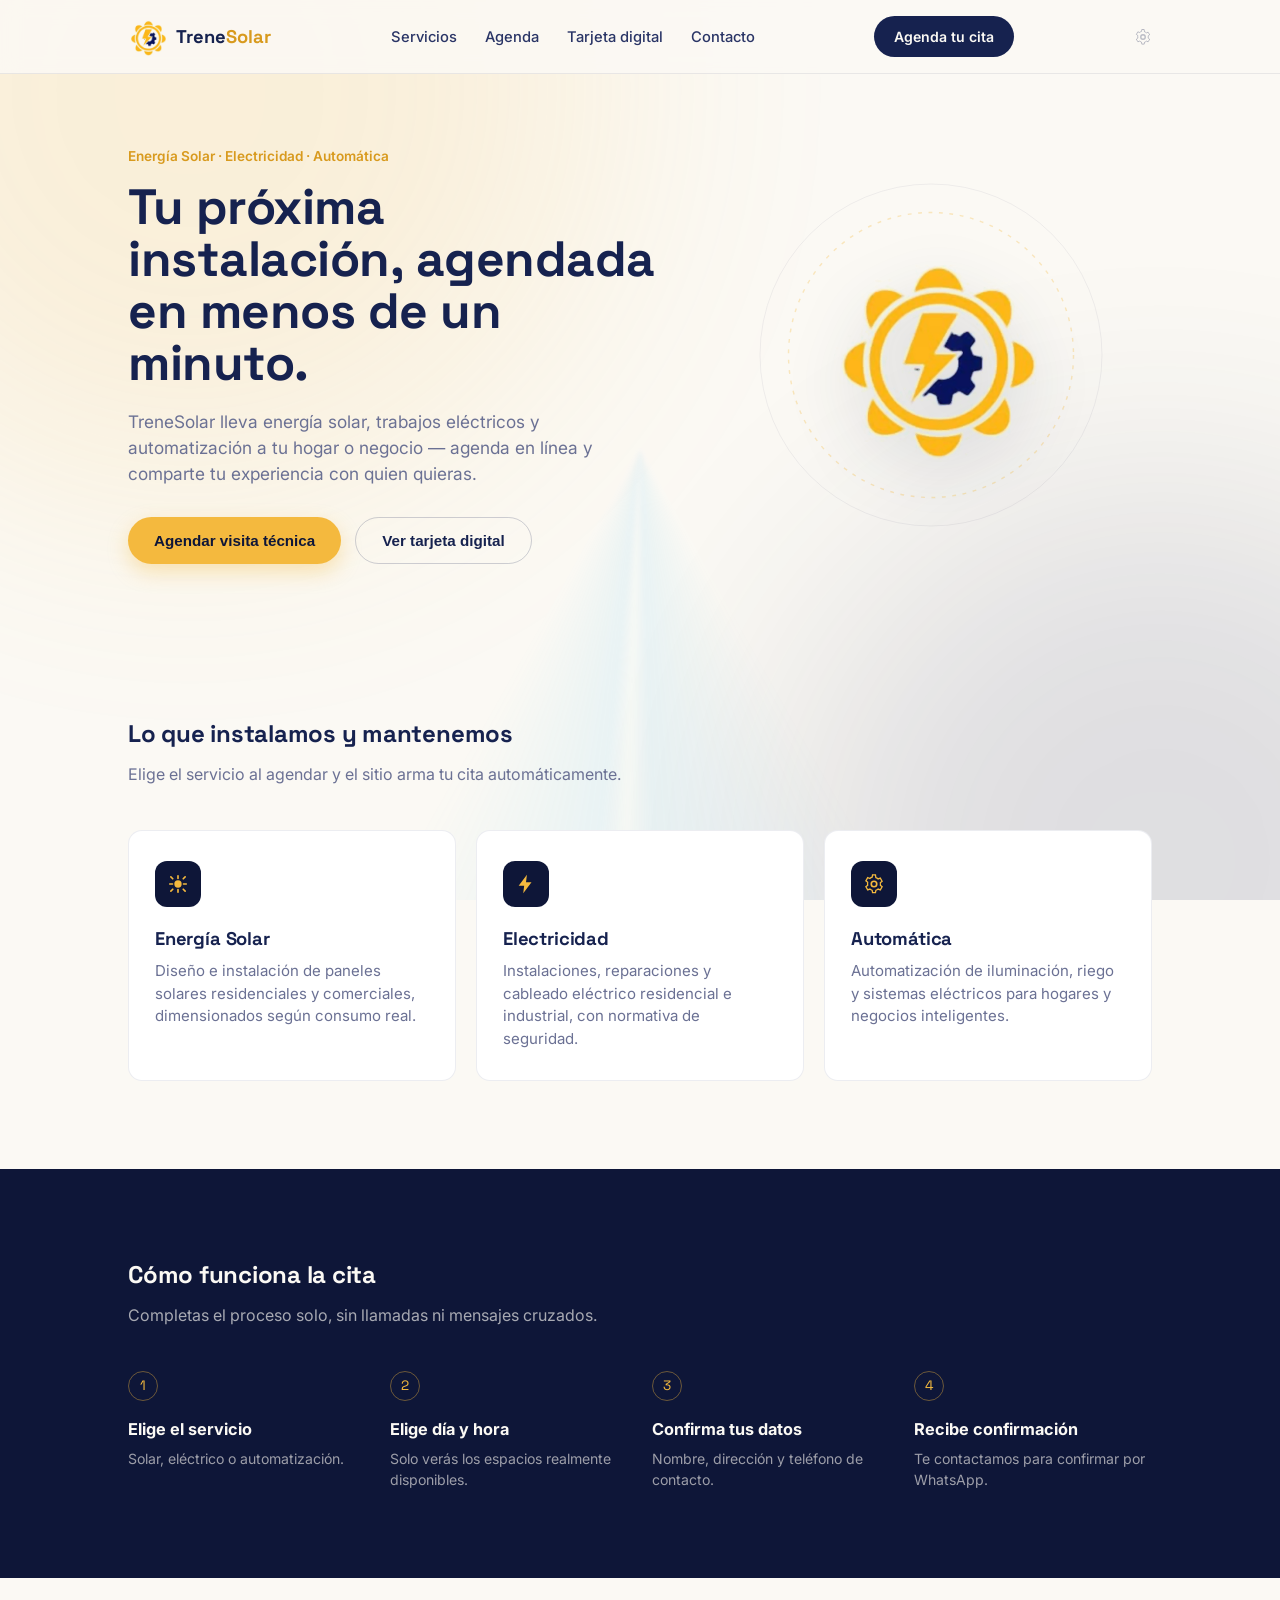
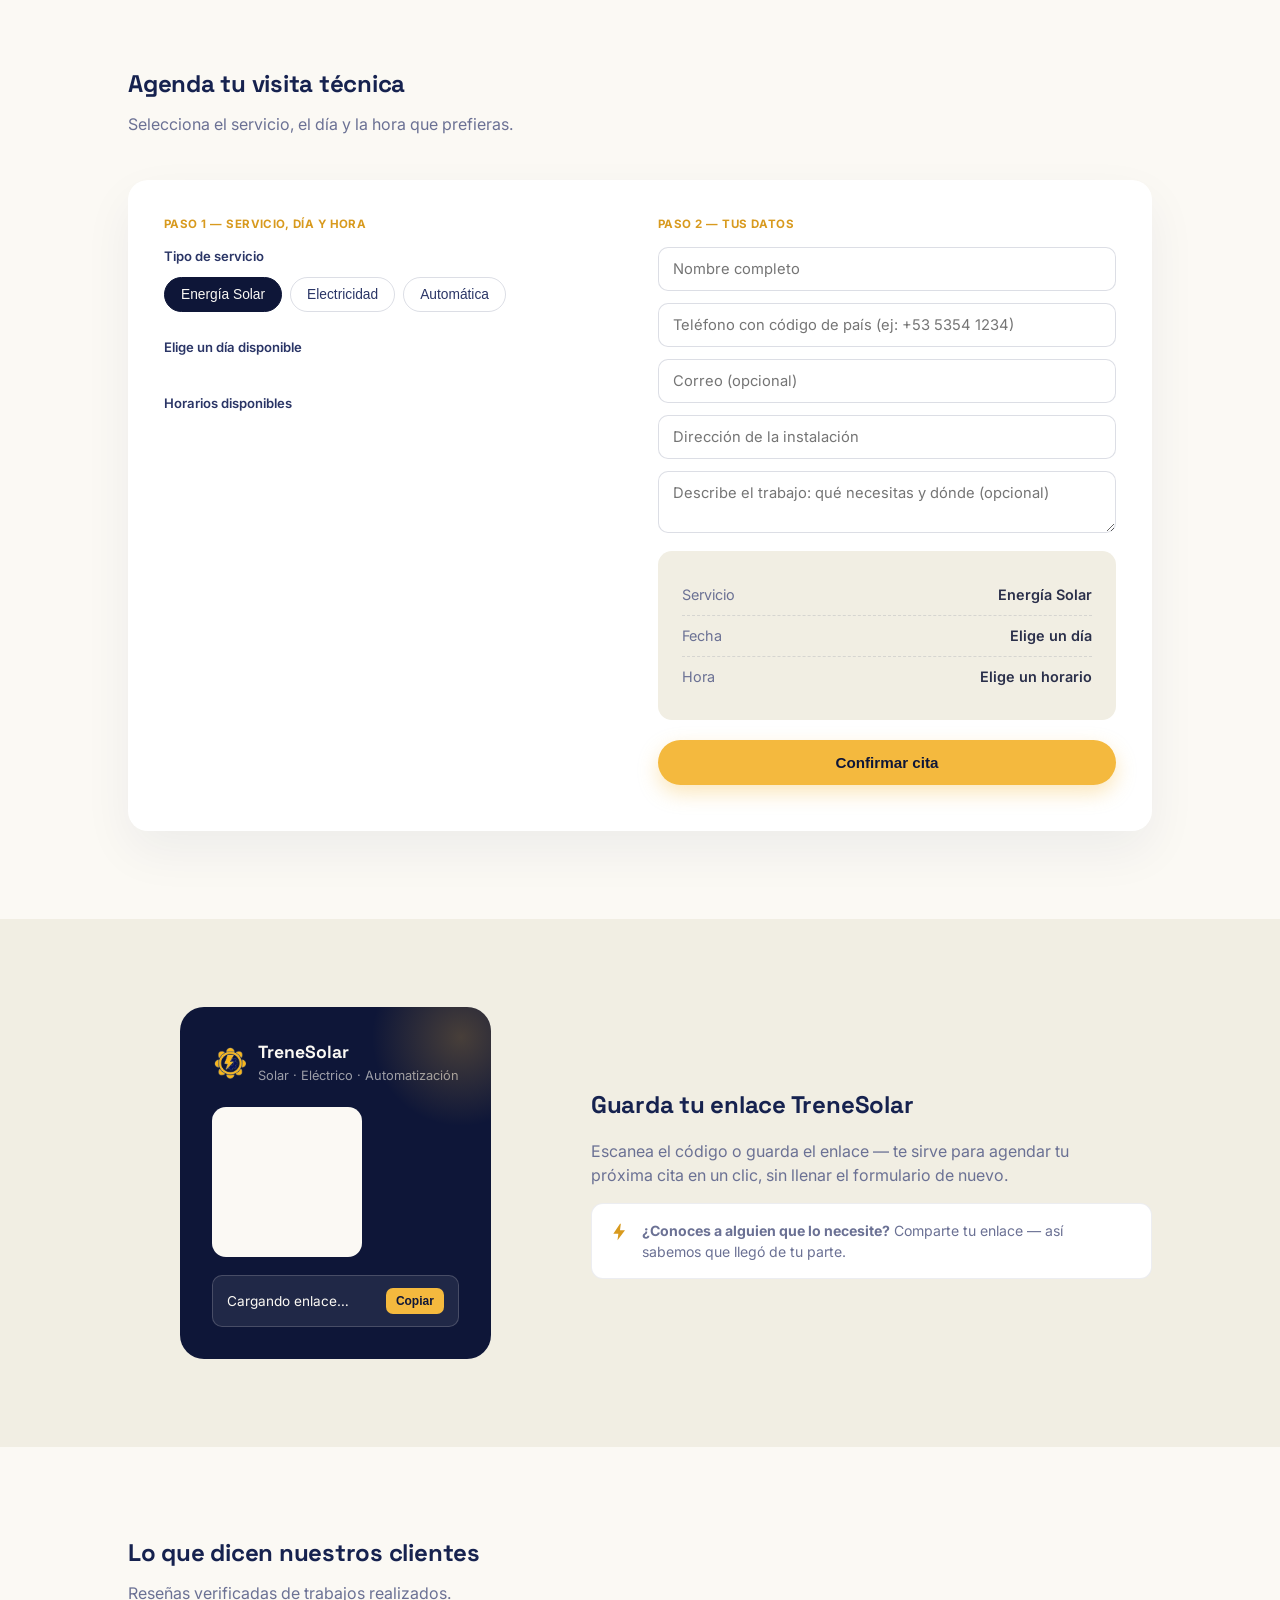
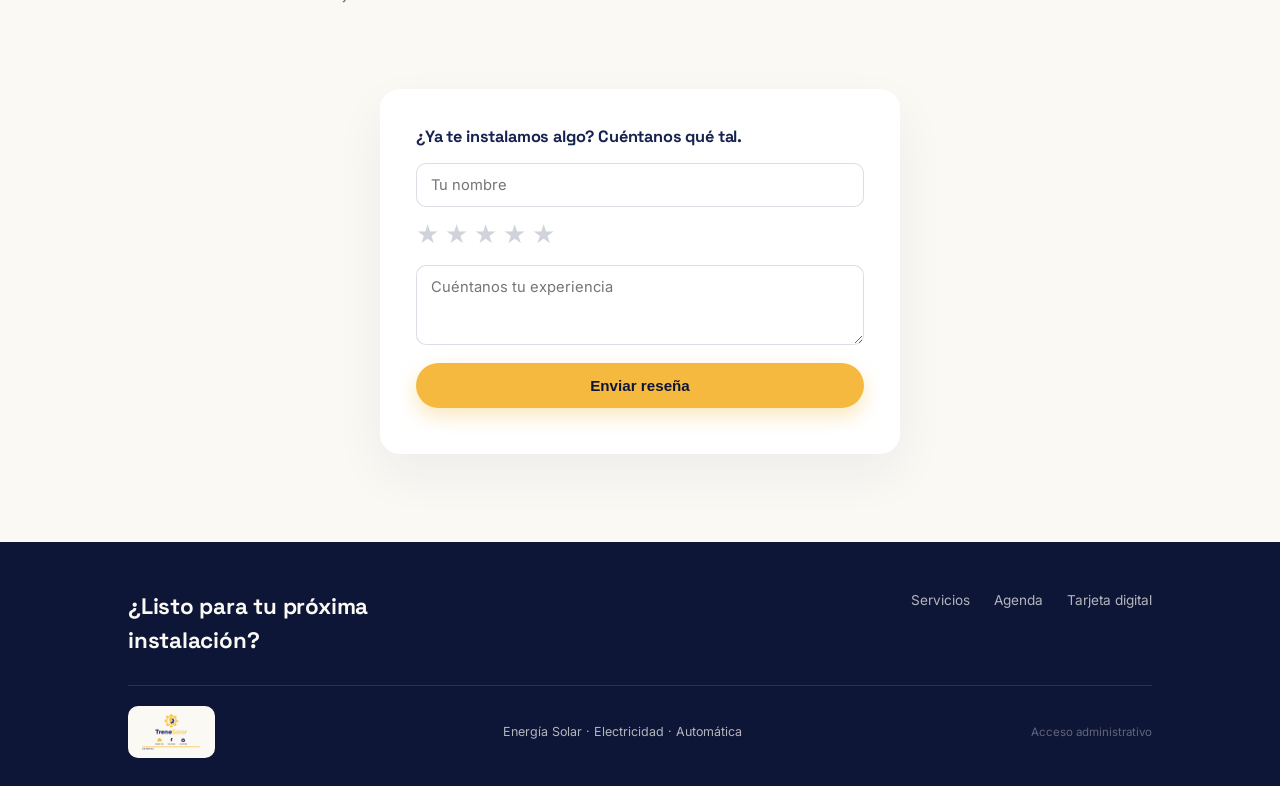
<file: index.html>
<!DOCTYPE html>
<html lang="es">
<head>
<meta charset="UTF-8">
<meta name="viewport" content="width=device-width, initial-scale=1.0">
<meta name="color-scheme" content="light">
<title>TreneSolar — Energía Solar, Electricidad y Automática</title>
<link rel="icon" href="img/logo-icon.png">
<link rel="preconnect" href="https://fonts.googleapis.com">
<link href="https://fonts.googleapis.com/css2?family=Space+Grotesk:wght@400;500;600;700&family=Inter:wght@400;500;600&display=swap" rel="stylesheet">
<link rel="stylesheet" href="css/styles.css?v=12">
</head>
<body>

<div class="bg-ambient"><span class="glow-gold"></span><span class="glow-navy"></span><span class="spark-sweep"></span></div>

<nav>
  <div class="nav-inner">
    <div class="brand">
      <img class="brand-mark" src="img/logo-icon.png" alt="TreneSolar">
      <div class="brand-name">Trene<span>Solar</span></div>
    </div>
    <div class="nav-links">
      <a href="#servicios">Servicios</a>
      <a href="#agenda">Agenda</a>
      <a href="#tarjeta">Tarjeta digital</a>
      <a href="#contacto">Contacto</a>
    </div>
    <a href="#agenda" class="nav-cta">Agenda tu cita</a>
    <a href="admin.html" class="nav-admin" title="Acceso administrativo" aria-label="Acceso administrativo">
      <svg width="18" height="18" viewBox="0 0 24 24" fill="none"><circle cx="12" cy="12" r="3" stroke="currentColor" stroke-width="1.8"/><path d="M19 12a7 7 0 0 0-.15-1.45l2-1.5-2-3.46-2.36.9a7 7 0 0 0-2.5-1.45L13.6 2h-3.2l-.4 2.54a7 7 0 0 0-2.5 1.45l-2.36-.9-2 3.46 2 1.5A7 7 0 0 0 5 12c0 .5.05 1 .15 1.45l-2 1.5 2 3.46 2.36-.9c.73.63 1.58 1.13 2.5 1.45l.4 2.54h3.2l.4-2.54a7 7 0 0 0 2.5-1.45l2.36.9 2-3.46-2-1.5c.1-.45.13-.95.13-1.45Z" stroke="currentColor" stroke-width="1.3"/></svg>
    </a>
  </div>
</nav>

<section class="hero">
  <div class="wrap hero-grid">
    <div>
      <div class="eyebrow">Energía Solar · Electricidad · Automática</div>
      <h1>Tu próxima instalación, agendada en menos de un minuto.</h1>
      <p>TreneSolar lleva energía solar, trabajos eléctricos y automatización a tu hogar o negocio — agenda en línea y comparte tu experiencia con quien quieras.</p>
      <div class="btn-row">
        <button class="btn btn-primary" onclick="document.getElementById('agenda').scrollIntoView({behavior:'smooth'})">Agendar visita técnica</button>
        <button class="btn btn-ghost" onclick="document.getElementById('tarjeta').scrollIntoView({behavior:'smooth'})">Ver tarjeta digital</button>
      </div>
      <div class="trust-line" id="trustLine" style="display:none;"></div>
    </div>
    <div class="hero-mark-wrap">
      <svg class="hero-rings" viewBox="0 0 400 400">
        <circle cx="200" cy="200" r="180" fill="none" stroke="rgba(22,34,79,0.06)" stroke-width="1"/>
        <circle cx="200" cy="200" r="150" fill="none" stroke="rgba(244,185,62,0.3)" stroke-width="1.5" stroke-dasharray="4 7"/>
      </svg>
      <img class="hero-logo" src="img/logo-icon.png" alt="TreneSolar — Energía Solar, Electricidad, Automática">
    </div>
  </div>
</section>

<section id="servicios">
  <div class="wrap">
    <div class="services-head">
      <h2>Lo que instalamos y mantenemos</h2>
      <p>Elige el servicio al agendar y el sitio arma tu cita automáticamente.</p>
    </div>
    <div class="service-grid">
      <div class="service-card">
        <div class="service-icon"><svg width="22" height="22" viewBox="0 0 24 24" fill="none"><path d="M12 3v3M12 18v3M4.2 4.2l2.1 2.1M17.7 17.7l2.1 2.1M3 12h3M18 12h3M4.2 19.8l2.1-2.1M17.7 6.3l2.1-2.1" stroke="var(--gold)" stroke-width="1.8" stroke-linecap="round"/><circle cx="12" cy="12" r="4" fill="var(--gold)"/></svg></div>
        <h3>Energía Solar</h3>
        <p>Diseño e instalación de paneles solares residenciales y comerciales, dimensionados según consumo real.</p>
      </div>
      <div class="service-card">
        <div class="service-icon"><svg width="22" height="22" viewBox="0 0 24 24" fill="none"><path d="M13 2 4 14h6l-1 8 9-12h-6l1-8Z" fill="var(--gold)"/></svg></div>
        <h3>Electricidad</h3>
        <p>Instalaciones, reparaciones y cableado eléctrico residencial e industrial, con normativa de seguridad.</p>
      </div>
      <div class="service-card">
        <div class="service-icon"><svg width="22" height="22" viewBox="0 0 24 24" fill="none"><circle cx="12" cy="12" r="3" stroke="var(--gold)" stroke-width="1.8"/><path d="M19 12a7 7 0 0 0-.15-1.45l2-1.5-2-3.46-2.36.9a7 7 0 0 0-2.5-1.45L13.6 2h-3.2l-.4 2.54a7 7 0 0 0-2.5 1.45l-2.36-.9-2 3.46 2 1.5A7 7 0 0 0 5 12c0 .5.05 1 .15 1.45l-2 1.5 2 3.46 2.36-.9c.73.63 1.58 1.13 2.5 1.45l.4 2.54h3.2l.4-2.54a7 7 0 0 0 2.5-1.45l2.36.9 2-3.46-2-1.5c.1-.45.13-.95.13-1.45Z" stroke="var(--gold)" stroke-width="1.4"/></svg></div>
        <h3>Automática</h3>
        <p>Automatización de iluminación, riego y sistemas eléctricos para hogares y negocios inteligentes.</p>
      </div>
    </div>
  </div>
</section>

<section class="how">
  <div class="wrap">
    <div class="services-head">
      <h2>Cómo funciona la cita</h2>
      <p>Completas el proceso solo, sin llamadas ni mensajes cruzados.</p>
    </div>
    <div class="steps">
      <div class="step"><div class="step-num">1</div><h4>Elige el servicio</h4><p>Solar, eléctrico o automatización.</p></div>
      <div class="step"><div class="step-num">2</div><h4>Elige día y hora</h4><p>Solo verás los espacios realmente disponibles.</p></div>
      <div class="step"><div class="step-num">3</div><h4>Confirma tus datos</h4><p>Nombre, dirección y teléfono de contacto.</p></div>
      <div class="step"><div class="step-num">4</div><h4>Recibe confirmación</h4><p>Te contactamos para confirmar por WhatsApp.</p></div>
    </div>
  </div>
</section>

<section id="agenda">
  <div class="wrap">
    <div class="services-head">
      <h2>Agenda tu visita técnica</h2>
      <p>Selecciona el servicio, el día y la hora que prefieras.</p>
    </div>
    <div class="booking-panel">
      <div>
        <span class="booking-step">Paso 1 — Servicio, día y hora</span>
        <span class="field-label">Tipo de servicio</span>
        <div class="service-pills" id="servicePills">
          <button class="pill active" data-service="solar">Energía Solar</button>
          <button class="pill" data-service="electricidad">Electricidad</button>
          <button class="pill" data-service="automatica">Automática</button>
        </div>
        <span class="field-label">Elige un día disponible</span>
        <div class="calendar-month" id="calendarMonthLabel"></div>
        <div class="day-grid" id="dayGrid"></div>
        <span class="field-label">Horarios disponibles</span>
        <div class="slot-grid" id="slotGrid"></div>
      </div>
      <div>
        <span class="booking-step">Paso 2 — Tus datos</span>
        <input class="input" id="clientName" name="name" autocomplete="name" placeholder="Nombre completo" required>
        <input class="input" id="clientPhone" name="phone" type="tel" autocomplete="tel" inputmode="tel" placeholder="Teléfono con código de país (ej: +53 5354 1234)" required>
        <input class="input" id="clientEmail" name="email" type="email" autocomplete="email" placeholder="Correo (opcional)">
        <input class="input" id="clientAddress" name="address" autocomplete="street-address" placeholder="Dirección de la instalación" required>
        <textarea class="input" id="clientNotes" placeholder="Describe el trabajo: qué necesitas y dónde (opcional)" rows="2"></textarea>

        <div class="booking-summary">
          <div class="summary-line"><span class="summary-label">Servicio</span><span class="summary-value" id="sumService">Energía Solar</span></div>
          <div class="summary-line"><span class="summary-label">Fecha</span><span class="summary-value" id="sumDate">Elige un día</span></div>
          <div class="summary-line"><span class="summary-label">Hora</span><span class="summary-value" id="sumSlot">Elige un horario</span></div>
        </div>
        <button class="btn btn-primary confirm-btn" id="confirmBtn">Confirmar cita</button>
        <div class="form-msg" id="bookingMsg"></div>
      </div>
    </div>
  </div>
</section>

<section id="tarjeta" class="card-section">
  <div class="wrap card-grid">
    <div class="vcard">
      <div class="vcard-top">
        <img src="img/logo-icon.png" alt="TreneSolar" style="width:34px; height:34px; object-fit:contain;">
        <div>
          <div class="vcard-name">TreneSolar</div>
          <div class="vcard-role">Solar · Eléctrico · Automatización</div>
        </div>
      </div>
      <div class="qr-box" id="qrBox"></div>
      <div class="vcard-link">
        <span id="cardUrl">Cargando enlace…</span>
        <button class="copy-btn" id="copyBtn">Copiar</button>
      </div>
    </div>
    <div class="card-copy">
      <h2>Guarda tu enlace TreneSolar</h2>
      <p>Escanea el código o guarda el enlace — te sirve para agendar tu próxima cita en un clic, sin llenar el formulario de nuevo.</p>
      <div class="referral-note">
        <svg width="20" height="20" viewBox="0 0 24 24" fill="none" style="flex-shrink:0; margin-top:2px;"><path d="M12 2 4 14h6l-1 8 9-12h-6l1-8Z" fill="var(--gold-deep)"/></svg>
        <p><strong>¿Conoces a alguien que lo necesite?</strong> Comparte tu enlace — así sabemos que llegó de tu parte.</p>
      </div>
    </div>
  </div>
</section>

<section id="resenas">
  <div class="wrap">
    <div class="services-head">
      <h2>Lo que dicen nuestros clientes</h2>
      <p>Reseñas verificadas de trabajos realizados.</p>
    </div>
    <div class="testi-grid" id="reviewsGrid"></div>

    <div class="review-form">
      <h3 style="margin-bottom:14px; font-size:1.02rem;">¿Ya te instalamos algo? Cuéntanos qué tal.</h3>
      <input class="input" id="reviewName" name="name" autocomplete="name" placeholder="Tu nombre">
      <div class="star-picker" id="starPicker">
        <button data-star="1">★</button><button data-star="2">★</button><button data-star="3">★</button><button data-star="4">★</button><button data-star="5">★</button>
      </div>
      <textarea class="input" id="reviewComment" placeholder="Cuéntanos tu experiencia" rows="3"></textarea>
      <button class="btn btn-primary" id="submitReviewBtn" style="width:100%; justify-content:center;">Enviar reseña</button>
      <div class="form-msg" id="reviewMsg"></div>
    </div>
  </div>
</section>

<footer id="contacto">
  <div class="wrap">
    <div class="footer-inner">
      <div class="foot-cta"><h3>¿Listo para tu próxima instalación?</h3></div>
      <div class="foot-links">
        <a href="#servicios">Servicios</a>
        <a href="#agenda">Agenda</a>
        <a href="#tarjeta">Tarjeta digital</a>
      </div>
    </div>
    <div class="foot-bottom">
      <img class="foot-logo" src="img/logo-full.png" alt="TreneSolar — Energía Solar, Electricidad, Automática — 52180433">
      <span>Energía Solar · Electricidad · Automática</span>
      <a href="admin.html" style="font-size:0.72rem; color:rgba(251,249,244,0.35);">Acceso administrativo</a>
    </div>
  </div>
</footer>

<script type="module" src="js/site.js?v=12"></script>
</body>
</html>
</file>
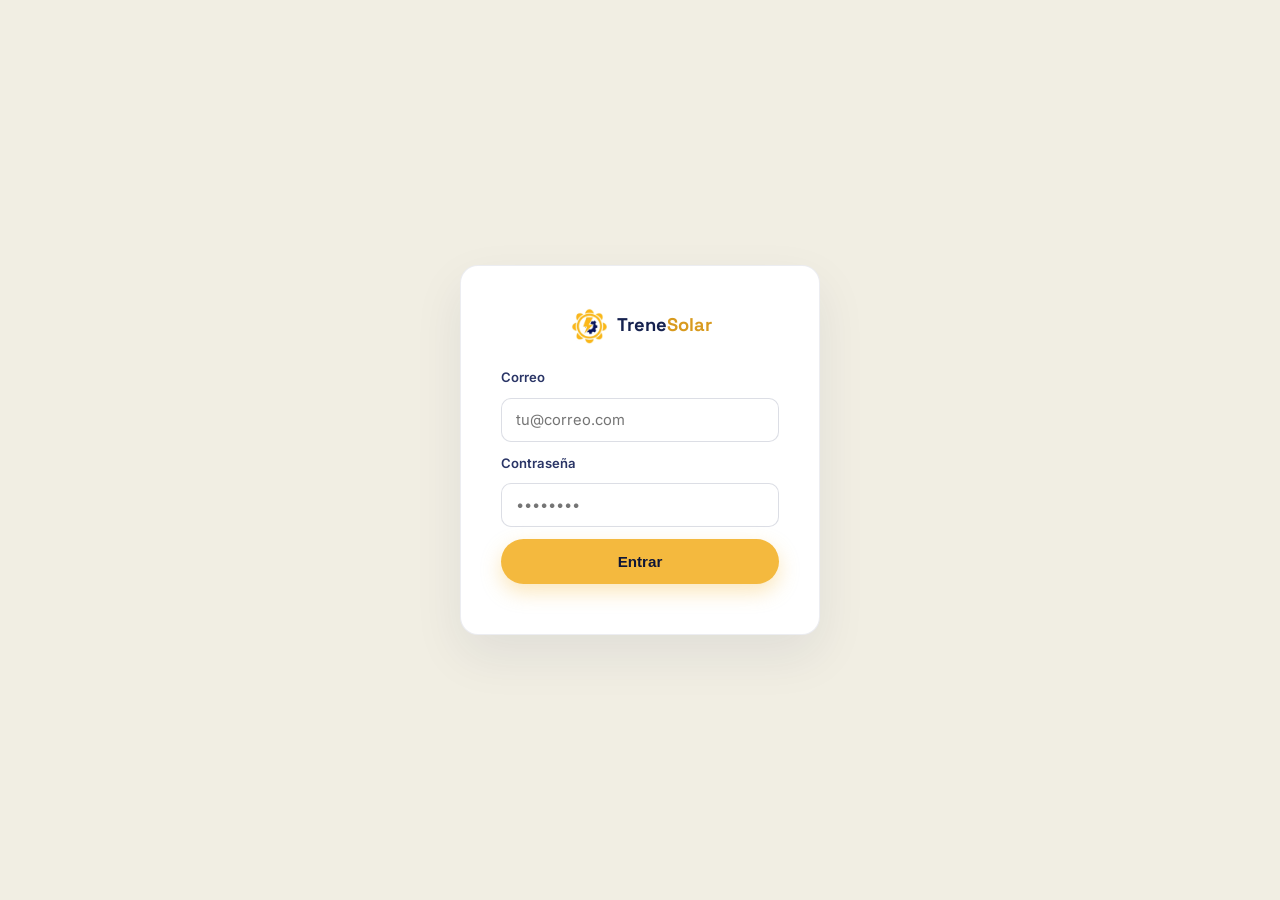
<file: admin.html>
<!DOCTYPE html>
<html lang="es">
<head>
<meta charset="UTF-8">
<meta name="viewport" content="width=device-width, initial-scale=1.0">
<meta name="color-scheme" content="light">
<title>Panel TreneSolar</title>
<link rel="icon" href="img/logo-icon.png">
<link rel="preconnect" href="https://fonts.googleapis.com">
<link href="https://fonts.googleapis.com/css2?family=Space+Grotesk:wght@400;500;600;700&family=Inter:wght@400;500;600&display=swap" rel="stylesheet">
<link rel="stylesheet" href="css/styles.css?v=12">
</head>
<body class="admin-body">

<!-- LOGIN -->
<div class="login-wrap" id="loginView">
  <div class="login-card">
    <div class="brand">
      <img class="brand-mark" src="img/logo-icon.png" alt="TreneSolar">
      <div class="brand-name">Trene<span>Solar</span></div>
    </div>
    <span class="field-label">Correo</span>
    <input class="input" id="loginEmail" type="email" placeholder="tu@correo.com">
    <span class="field-label">Contraseña</span>
    <input class="input" id="loginPassword" type="password" placeholder="••••••••">
    <button class="btn btn-primary" id="loginBtn" style="width:100%; justify-content:center;">Entrar</button>
    <div class="form-msg" id="loginMsg"></div>
  </div>
</div>

<!-- DASHBOARD -->
<div class="admin-shell" id="dashboardView" style="display:none;">
  <aside class="admin-side">
    <div class="brand">
      <img class="brand-mark" src="img/logo-icon.png" alt="TreneSolar">
      <div class="brand-name">Trene<span>Solar</span></div>
    </div>
    <a href="index.html" class="admin-back">← Ver sitio principal</a>
    <nav class="admin-nav">
      <a data-tab="resumen" class="active">Resumen</a>
      <a data-tab="citas">Citas</a>
      <a data-tab="clientes">Clientes</a>
      <a data-tab="agenda">Bloquear agenda</a>
      <a data-tab="resenas">Reseñas</a>
      <a data-tab="config">Configuración</a>
      <a id="logoutBtn" style="margin-top:24px;">Cerrar sesión</a>
    </nav>
  </aside>

  <main class="admin-main">

    <!-- RESUMEN / ESTADÍSTICAS -->
    <section id="tab-resumen">
      <h2 style="margin-bottom:22px;">Resumen</h2>
      <div class="stat-grid">
        <div class="stat-card"><div class="num" id="statCompletados">—</div><div class="label">Trabajos completados</div></div>
        <div class="stat-card"><div class="num" id="statActivas">—</div><div class="label">Citas activas</div></div>
        <div class="stat-card"><div class="num" id="statCalificacion">—</div><div class="label">Calificación promedio</div></div>
        <div class="stat-card"><div class="num" id="statReferidos">—</div><div class="label">Clientes por referido</div></div>
      </div>
      <div class="panel">
        <h3>Próximas citas</h3>
        <table id="tablaProximas"><thead><tr><th>Fecha</th><th>Hora</th><th>Servicio</th><th>Cliente</th><th>Estado</th></tr></thead><tbody></tbody></table>
      </div>
    </section>

    <!-- CITAS -->
    <section id="tab-citas" style="display:none;">
      <h2 style="margin-bottom:22px;">Citas</h2>
      <div class="panel">
        <table id="tablaCitas">
          <thead><tr><th>Fecha</th><th>Hora</th><th>Servicio</th><th>Cliente</th><th>Teléfono</th><th>Estado</th><th>Acciones</th></tr></thead>
          <tbody></tbody>
        </table>
      </div>
    </section>

    <!-- CLIENTES -->
    <section id="tab-clientes" style="display:none;">
      <h2 style="margin-bottom:22px;">Clientes</h2>
      <div class="panel">
        <table id="tablaClientes">
          <thead><tr><th>Nombre</th><th>Teléfono</th><th>Correo</th><th>Dirección</th><th>Notas</th></tr></thead>
          <tbody></tbody>
        </table>
      </div>
    </section>

    <!-- BLOQUEAR AGENDA -->
    <section id="tab-agenda" style="display:none;">
      <h2 style="margin-bottom:22px;">Bloquear agenda</h2>
      <div class="panel" style="max-width:420px;">
        <span class="field-label">Fecha a bloquear</span>
        <input class="input" id="blockDate" type="date">
        <span class="field-label">Hora (opcional — vacío bloquea el día completo)</span>
        <input class="input" id="blockTime" type="time">
        <span class="field-label">Motivo (opcional)</span>
        <input class="input" id="blockReason" placeholder="Ej: mantenimiento de vehículo">
        <button class="btn btn-primary" id="addBlockBtn" style="width:100%; justify-content:center;">Bloquear</button>
      </div>
      <div class="panel">
        <h3>Bloqueos activos</h3>
        <table id="tablaBloqueos"><thead><tr><th>Fecha</th><th>Hora</th><th>Motivo</th><th></th></tr></thead><tbody></tbody></table>
      </div>
    </section>

    <!-- RESEÑAS -->
    <section id="tab-resenas" style="display:none;">
      <h2 style="margin-bottom:22px;">Reseñas</h2>
      <div class="panel">
        <h3>Pendientes de aprobación</h3>
        <table id="tablaResenasPendientes"><thead><tr><th>Cliente</th><th>Calificación</th><th>Comentario</th><th>Acciones</th></tr></thead><tbody></tbody></table>
      </div>
      <div class="panel">
        <h3>Publicadas en el sitio</h3>
        <table id="tablaResenasAprobadas"><thead><tr><th>Cliente</th><th>Calificación</th><th>Comentario</th><th></th></tr></thead><tbody></tbody></table>
      </div>
    </section>

    <!-- CONFIGURACIÓN -->
    <section id="tab-config" style="display:none;">
      <h2 style="margin-bottom:22px;">Configuración</h2>
      <div class="panel" style="max-width:420px;">
        <h3>Aviso de citas por WhatsApp</h3>
        <span class="field-label">Tu número de WhatsApp (con código de país, solo dígitos)</span>
        <input class="input" id="cfgPhone" placeholder="Ej: 5353578768">
        <span class="field-label">APIKEY de CallMeBot</span>
        <input class="input" id="cfgApikey" placeholder="Ej: 7165605">
        <button class="btn btn-primary" id="saveConfigBtn" style="width:100%; justify-content:center;">Guardar</button>
        <div class="form-msg" id="configMsg"></div>
      </div>
      <div class="panel" style="max-width:420px;">
        <h3>Aviso por Telegram</h3>
        <p style="font-size:0.85rem; color:var(--text-muted); margin-bottom:14px;">
          Gratis e ilimitado. Crea un bot con <strong>@BotFather</strong> en
          Telegram (envíale <code>/newbot</code> y sigue las instrucciones),
          copia el token. Luego escríbele cualquier mensaje a tu bot nuevo y
          entra a
          <code>https://api.telegram.org/bot&lt;TOKEN&gt;/getUpdates</code>
          para encontrar tu <code>chat_id</code>.
        </p>
        <span class="field-label">Token del bot</span>
        <input class="input" id="cfgTelegramToken" placeholder="123456:ABC-...">
        <span class="field-label">Tu Chat ID</span>
        <input class="input" id="cfgTelegramChatId" placeholder="Ej: 987654321">
        <button class="btn btn-primary" id="saveTelegramConfigBtn" style="width:100%; justify-content:center;">Guardar</button>
        <div class="form-msg" id="telegramConfigMsg"></div>
      </div>
      <div class="panel" style="max-width:420px;">
        <h3>Aviso de citas por correo</h3>
        <p style="font-size:0.85rem; color:var(--text-muted); margin-bottom:14px;">
          Gratis con Resend (3,000 correos/mes). Crea una cuenta en
          <strong>resend.com</strong> con el correo del dueño del negocio,
          confirma tu correo, y genera una API Key desde su panel — no hace
          falta dominio propio.
        </p>
        <span class="field-label">Correo del dueño (donde llegan los avisos)</span>
        <input class="input" id="cfgEmail" placeholder="dueño@correo.com">
        <span class="field-label">API Key de Resend</span>
        <input class="input" id="cfgResendKey" placeholder="re_xxxxxxxxxxxx">
        <button class="btn btn-primary" id="saveEmailConfigBtn" style="width:100%; justify-content:center;">Guardar</button>
        <div class="form-msg" id="emailConfigMsg"></div>
      </div>
    </section>

  </main>
</div>

<script type="module" src="js/admin.js?v=12"></script>
</body>
</html>
</file>
<file: css/styles.css>
:root{
  --navy: #16224F;
  --navy-deep: #0E1638;
  --navy-soft: #2A3566;
  --gold: #F4B93E;
  --gold-deep: #D89A1E;
  --paper: #FBF9F4;
  --paper-dim: #F1EEE3;
  --text: #2A2F4A;
  --text-muted: #6B7194;
  --danger: #C4453A;
  --success: #2E8B57;
  --radius: 14px;
}
*{box-sizing:border-box; margin:0; padding:0;}
html{ scroll-behavior:smooth; background:var(--paper); color-scheme:light; }
body{
  color: var(--text);
  font-family:'Inter', sans-serif;
  line-height:1.5;
  overflow-x:hidden;
  position:relative;
}
h1,h2,h3,.display{ font-family:'Space Grotesk', sans-serif; color:var(--navy); letter-spacing:-0.01em; }
a{ color:inherit; text-decoration:none; }
.wrap{ max-width:1080px; margin:0 auto; padding:0 28px; }
section{ padding:88px 0; }
@media (max-width:720px){ section{padding:56px 0;} .wrap{padding:0 20px;} }
@media (max-width:420px){ .wrap{padding:0 16px;} }

/* Fondo ambiental animado, sutil */
.bg-ambient{ position:fixed; inset:0; z-index:-1; overflow:hidden; pointer-events:none; }
.bg-ambient span{ position:absolute; border-radius:50%; filter:blur(130px); }
.bg-ambient .glow-gold{ width:820px; height:820px; top:-320px; left:-220px; background:var(--gold); opacity:0.14; animation:driftA 42s ease-in-out infinite alternate; }
.bg-ambient .glow-navy{ width:760px; height:760px; bottom:-340px; right:-260px; background:var(--navy-soft); opacity:0.13; animation:driftB 48s ease-in-out infinite alternate; }
@keyframes driftA{ 0%{transform:translate(0,0) scale(1);} 100%{transform:translate(90px,70px) scale(1.06);} }
@keyframes driftB{ 0%{transform:translate(0,0) scale(1);} 100%{transform:translate(-80px,-50px) scale(1.05);} }

/* Barrido eléctrico de fondo — una sola atmósfera sutil detrás de todo el sitio */
@property --spark-angle{ syntax:'<angle>'; inherits:false; initial-value:0deg; }
.bg-ambient .spark-sweep{
  position:absolute; top:50%; left:50%; width:220vmax; height:220vmax;
  transform:translate(-50%,-50%);
  background:conic-gradient(from var(--spark-angle),
    transparent 0deg,
    transparent 150deg,
    rgba(79,195,247,0.10) 178deg,
    rgba(228,247,255,0.16) 182deg,
    rgba(79,195,247,0.10) 186deg,
    transparent 210deg,
    transparent 360deg);
  animation:spark-spin 26s linear infinite;
  filter:blur(2px);
}
@keyframes spark-spin{ to{ --spark-angle:360deg; } }
@media (prefers-reduced-motion:reduce){ .bg-ambient .spark-sweep{ animation:none; } }
@media (prefers-reduced-motion:reduce){ .bg-ambient .glow-gold,.bg-ambient .glow-navy{animation:none;} }

/* NAV */
nav{ position:sticky; top:0; z-index:50; background:rgba(251,249,244,0.88); backdrop-filter:blur(10px); border-bottom:1px solid rgba(22,34,79,0.08); }
.nav-inner{ max-width:1080px; margin:0 auto; padding:16px 28px; display:flex; align-items:center; justify-content:space-between; gap:14px; }
.nav-admin{ color:rgba(22,34,79,0.28); display:flex; align-items:center; flex-shrink:0; transition:color .15s ease; }
.nav-admin:hover{ color:var(--navy); }
.brand{ display:flex; align-items:center; gap:10px; }
.brand-mark{ width:38px; height:38px; flex-shrink:0; object-fit:contain; }
.brand-name{ font-family:'Space Grotesk'; font-weight:700; font-size:1.15rem; color:var(--navy); }
.brand-name span{ color:var(--gold-deep); }
.nav-links{ display:flex; gap:28px; font-size:0.92rem; font-weight:500; color:var(--navy-soft); }
.nav-links a:hover{ color:var(--gold-deep); }
.nav-cta{ background:var(--navy); color:var(--paper); padding:10px 20px; border-radius:999px; font-size:0.88rem; font-weight:600; white-space:nowrap; }
@media (max-width:780px){ .nav-links{display:none;} }
@media (max-width:380px){
  .nav-inner{ padding:14px 16px; }
  .brand-name{ font-size:1rem; }
  .nav-cta{ padding:8px 14px; font-size:0.8rem; }
}

/* HERO */
.hero{ padding-top:72px; padding-bottom:64px; position:relative; }
.hero-grid{ display:grid; grid-template-columns:1.1fr 0.9fr; gap:40px; align-items:center; }
@media (max-width:860px){ .hero-grid{grid-template-columns:1fr;} }
.eyebrow{ font-size:0.85rem; color:var(--gold-deep); font-weight:600; margin-bottom:14px; }
.hero h1{ font-size:3.1rem; line-height:1.05; margin-bottom:20px; }
@media (max-width:520px){ .hero h1{font-size:2.2rem;} }
@media (max-width:380px){ .hero h1{font-size:1.85rem;} .hero p{font-size:0.98rem;} }
.hero p{ font-size:1.08rem; color:var(--text-muted); max-width:44ch; margin-bottom:30px; }
.btn-row{ display:flex; gap:14px; flex-wrap:wrap; }
.btn{ padding:14px 26px; border-radius:999px; font-weight:600; font-size:0.95rem; display:inline-flex; align-items:center; gap:8px; border:none; cursor:pointer; transition:transform .15s ease, box-shadow .15s ease; }
.btn:active{ transform:scale(0.97); }
.btn:disabled{ opacity:0.5; cursor:not-allowed; }
.btn-primary{ background:var(--gold); color:var(--navy-deep); box-shadow:0 8px 20px rgba(244,185,62,0.35); }
.btn-primary:hover{ box-shadow:0 10px 24px rgba(244,185,62,0.5); }
.btn-ghost{ background:transparent; color:var(--navy); border:1.5px solid rgba(22,34,79,0.2); }
.btn-ghost:hover{ border-color:var(--navy); }
.trust-line{ margin-top:18px; font-size:0.86rem; color:var(--navy-soft); display:flex; align-items:center; gap:6px; }
.trust-line .stars{ color:var(--gold-deep); letter-spacing:1px; }
.btn-danger{ background:transparent; color:var(--danger); border:1.5px solid rgba(196,69,58,0.35); }

.hero-mark-wrap{ position:relative; width:100%; max-width:380px; margin:0 auto; aspect-ratio:1; }
.hero-rings{ position:absolute; inset:0; width:100%; height:100%; }
.hero-logo{ position:absolute; top:50%; left:50%; transform:translate(-50%,-50%); width:56%; height:auto; filter:drop-shadow(0 18px 30px rgba(22,34,79,0.14)); }

/* SERVICES */
.services-head{ max-width:56ch; margin-bottom:44px; }
.services-head p{ color:var(--text-muted); margin-top:10px; }
.service-grid{ display:grid; grid-template-columns:repeat(3,1fr); gap:20px; }
@media (max-width:780px){ .service-grid{grid-template-columns:1fr;} }
.service-card{ background:#fff; border-radius:var(--radius); padding:30px 26px; border:1px solid rgba(22,34,79,0.08); }
.service-icon{ width:46px; height:46px; border-radius:12px; background:var(--navy-deep); display:flex; align-items:center; justify-content:center; margin-bottom:18px; }
.service-card h3{ font-size:1.15rem; margin-bottom:8px; }
.service-card p{ color:var(--text-muted); font-size:0.94rem; }

/* HOW IT WORKS */
.how{ background:var(--navy-deep); color:var(--paper); }
.how h2{ color:var(--paper); }
.how .services-head p{ color:rgba(251,249,244,0.65); }
.steps{ display:grid; grid-template-columns:repeat(4,1fr); gap:24px; margin-top:40px; }
@media (max-width:860px){ .steps{grid-template-columns:1fr 1fr;} }
@media (max-width:520px){ .steps{grid-template-columns:1fr;} }
.step-num{ font-family:'Space Grotesk'; font-size:0.85rem; color:var(--gold); border:1px solid rgba(244,185,62,0.4); width:30px; height:30px; border-radius:50%; display:flex; align-items:center; justify-content:center; margin-bottom:16px; }
.step h4{ font-size:1.02rem; margin-bottom:6px; color:var(--paper); }
.step p{ font-size:0.88rem; color:rgba(251,249,244,0.6); }

/* BOOKING */
.booking-panel, .review-form{
  background:#fff; border-radius:20px; padding:36px;
  box-shadow:0 20px 50px rgba(22,34,79,0.06);
}
.booking-panel{ display:grid; grid-template-columns:1fr 1fr; gap:36px; }
@media (max-width:780px){ .booking-panel{grid-template-columns:1fr; padding:24px;} }
@media (max-width:420px){ .booking-panel{padding:16px;} }

.field-label{ font-size:0.82rem; font-weight:600; color:var(--navy-soft); margin-bottom:10px; display:block; }
.booking-step{ font-size:0.72rem; font-weight:700; letter-spacing:0.04em; text-transform:uppercase; color:var(--gold-deep); margin-bottom:14px; display:block; }
.service-pills{ display:flex; gap:8px; flex-wrap:wrap; margin-bottom:26px; }
.pill{ padding:9px 16px; border-radius:999px; font-size:0.86rem; font-weight:500; border:1.5px solid rgba(22,34,79,0.15); cursor:pointer; background:transparent; color:var(--navy-soft); transition:all .15s ease; }
.pill.active{ background:var(--navy-deep); color:var(--paper); border-color:var(--navy-deep); }
.day-grid{ display:grid; grid-template-columns:repeat(7,1fr); gap:6px; margin-bottom:26px; }
.calendar-month{ font-size:0.8rem; font-weight:700; color:var(--navy); margin-bottom:10px; text-transform:capitalize; }
.day{ aspect-ratio:1; border-radius:10px; border:1.5px solid rgba(22,34,79,0.1); display:flex; flex-direction:column; align-items:center; justify-content:center; font-size:0.85rem; cursor:pointer; background:transparent; color:var(--text); line-height:1.1; }
.day-month{ font-size:0.55rem; font-weight:700; text-transform:uppercase; opacity:0.65; margin-top:1px; }
.day.disabled{ opacity:0.25; pointer-events:none; }
.day.active{ background:var(--gold); border-color:var(--gold); color:var(--navy-deep); font-weight:700; }
@media (max-width:420px){
  .day-grid{ gap:4px; }
  .day{ font-size:0.74rem; border-radius:8px; }
  .pill{ padding:7px 12px; font-size:0.8rem; }
}
.slot-grid{ display:grid; grid-template-columns:repeat(3,1fr); gap:8px; }
.slot{ padding:10px 6px; border-radius:9px; border:1.5px solid rgba(22,34,79,0.12); font-size:0.84rem; text-align:center; cursor:pointer; background:transparent; color:var(--text); }
.slot.active{ background:var(--navy-deep); border-color:var(--navy-deep); color:var(--paper); }
.slot.taken{ opacity:0.3; pointer-events:none; text-decoration:line-through; }
.booking-summary{ background:var(--paper-dim); border-radius:14px; padding:24px; }
.summary-line{ display:flex; justify-content:space-between; font-size:0.9rem; padding:9px 0; border-bottom:1px dashed rgba(22,34,79,0.12); }
.summary-line:last-of-type{ border-bottom:none; }
.summary-label{ color:var(--text-muted); }
.summary-value{ font-weight:600; }
.confirm-btn{ width:100%; margin-top:20px; justify-content:center; }
.input{ width:100%; padding:12px 14px; border-radius:10px; border:1.5px solid rgba(22,34,79,0.15); font-size:0.92rem; font-family:inherit; margin-bottom:12px; background:#fff; color:var(--text); }
.input:focus{ outline:none; border-color:var(--gold-deep); }
.form-msg{ font-size:0.85rem; margin-top:10px; text-align:center; }
.form-msg.ok{ color:var(--success); }
.form-msg.err{ color:var(--danger); }

/* DIGITAL CARD */
.card-section{ background:var(--paper-dim); }
.card-grid{ display:grid; grid-template-columns:0.85fr 1.15fr; gap:48px; align-items:center; }
@media (max-width:860px){ .card-grid{grid-template-columns:1fr;} }
.vcard{ background:var(--navy-deep); border-radius:24px; padding:32px; color:var(--paper); max-width:360px; margin:0 auto; position:relative; overflow:hidden; }
.vcard::before{ content:''; position:absolute; top:-60px; right:-60px; width:180px; height:180px; background:radial-gradient(circle, rgba(244,185,62,0.25), transparent 70%); }
.vcard-top{ display:flex; align-items:center; gap:12px; margin-bottom:22px; }
.vcard-name{ font-family:'Space Grotesk'; font-weight:700; font-size:1.1rem; }
.vcard-role{ font-size:0.8rem; color:rgba(251,249,244,0.6); }
.qr-box{ background:var(--paper); border-radius:14px; padding:16px; width:150px; height:150px; margin:18px 0; display:flex; align-items:center; justify-content:center; }
.vcard-link{ font-size:0.85rem; background:rgba(251,249,244,0.08); border:1px solid rgba(251,249,244,0.18); border-radius:10px; padding:12px 14px; display:flex; justify-content:space-between; align-items:center; gap:8px; }
.copy-btn{ background:var(--gold); color:var(--navy-deep); border:none; border-radius:7px; padding:6px 10px; font-size:0.75rem; font-weight:700; cursor:pointer; flex-shrink:0; }
.card-copy h2{ margin-bottom:16px; }
.card-copy p{ color:var(--text-muted); margin-bottom:16px; max-width:48ch; }
.referral-note{ display:flex; gap:12px; align-items:flex-start; background:#fff; border-radius:12px; padding:16px 18px; border:1px solid rgba(22,34,79,0.08); margin-top:8px; }
.referral-note p{ margin:0; font-size:0.88rem; }

/* REVIEWS */
.testi-grid{ display:grid; grid-template-columns:repeat(3,1fr); gap:20px; margin-top:36px; }
@media (max-width:780px){ .testi-grid{grid-template-columns:1fr;} }
.testi{ background:#fff; border-radius:var(--radius); padding:26px; border:1px solid rgba(22,34,79,0.08); }
.testi .stars{ color:var(--gold-deep); font-size:0.9rem; margin-bottom:10px; letter-spacing:2px; }
.testi p{ font-size:0.92rem; color:var(--text); margin-bottom:14px; }
.testi-author{ font-size:0.82rem; color:var(--text-muted); font-weight:600; }
.review-form{ max-width:520px; margin:40px auto 0; }
.star-picker{ display:flex; gap:6px; margin-bottom:16px; }
.star-picker button{ background:none; border:none; font-size:1.6rem; cursor:pointer; color:rgba(22,34,79,0.2); }
.star-picker button.active{ color:var(--gold-deep); }

footer{ background:var(--navy-deep); color:rgba(251,249,244,0.7); padding:48px 0 28px; }
.footer-inner{ display:flex; justify-content:space-between; flex-wrap:wrap; gap:20px; margin-bottom:28px; }
.foot-cta h3{ color:var(--paper); font-size:1.4rem; max-width:24ch; }
.foot-links{ display:flex; gap:24px; font-size:0.85rem; }
.foot-bottom{ border-top:1px solid rgba(251,249,244,0.12); padding-top:20px; font-size:0.78rem; display:flex; justify-content:space-between; flex-wrap:wrap; gap:10px; align-items:center; }
.foot-logo{ height:52px; width:auto; background:var(--paper); border-radius:10px; padding:8px 14px; }

/* ===================== ADMIN ===================== */
.admin-body{ background:var(--paper-dim); min-height:100vh; }
.admin-shell{ display:flex; min-height:100vh; }
.admin-side{ width:230px; background:#fff; color:var(--text); padding:26px 18px; flex-shrink:0; border-right:1px solid rgba(22,34,79,0.08); }
.admin-side .brand{ margin-bottom:18px; }
.admin-side .brand-name{ color:var(--navy); }
.admin-side .brand-name span{ color:var(--gold-deep); }
.admin-nav a{ display:block; padding:10px 12px; border-radius:9px; font-size:0.92rem; color:var(--navy-soft); margin-bottom:4px; cursor:pointer; font-weight:600; }
.admin-nav a.active{ background:var(--navy-deep); color:#fff; font-weight:700; }
.admin-nav a:not(.active):hover{ background:var(--paper-dim); color:var(--navy); }
.admin-nav #logoutBtn{ color:var(--text-muted); font-weight:500; }
.admin-nav #logoutBtn:hover{ background:rgba(196,69,58,0.1); color:var(--danger); }
.admin-back{ display:flex; align-items:center; gap:6px; color:var(--text-muted); font-size:0.82rem; margin-bottom:22px; font-weight:500; }
.admin-back:hover{ color:var(--navy); }
.admin-main{ flex:1; padding:34px 40px; overflow-x:auto; }
@media (max-width:780px){ .admin-shell{flex-direction:column;} .admin-side{width:100%;} .admin-main{padding:22px;} }

.login-wrap{ min-height:100vh; display:flex; align-items:center; justify-content:center; }
.login-card{ background:#fff; border-radius:18px; padding:40px; width:100%; max-width:360px; border:1px solid rgba(22,34,79,0.08); box-shadow:0 20px 50px rgba(22,34,79,0.08); }
.login-card .brand{ justify-content:center; margin-bottom:24px; }

.stat-grid{ display:grid; grid-template-columns:repeat(4,1fr); gap:16px; margin-bottom:34px; }
@media (max-width:900px){ .stat-grid{grid-template-columns:1fr 1fr;} }
.stat-card{ background:#fff; border-radius:14px; padding:22px; border:1px solid rgba(22,34,79,0.08); }
.stat-card .num{ font-family:'Space Grotesk'; font-size:2rem; font-weight:700; color:var(--navy); }
.stat-card .label{ font-size:0.82rem; color:var(--text-muted); margin-top:4px; }

.panel{ background:#fff; border-radius:16px; border:1px solid rgba(22,34,79,0.08); padding:26px; margin-bottom:24px; }
.panel h3{ margin-bottom:16px; font-size:1.05rem; }
table{ width:100%; border-collapse:collapse; font-size:0.88rem; }
th{ text-align:left; color:var(--text-muted); font-weight:600; padding:10px 8px; border-bottom:1px solid rgba(22,34,79,0.1); font-size:0.78rem; text-transform:none; }
td{ padding:10px 8px; border-bottom:1px solid rgba(22,34,79,0.06); vertical-align:top; }
.badge{ padding:4px 10px; border-radius:999px; font-size:0.75rem; font-weight:600; display:inline-block; }
.badge-pendiente{ background:rgba(244,185,62,0.18); color:var(--gold-deep); }
.badge-confirmada{ background:rgba(46,139,87,0.14); color:var(--success); }
.badge-completada{ background:rgba(22,34,79,0.1); color:var(--navy); }
.badge-cancelada{ background:rgba(196,69,58,0.12); color:var(--danger); }
.row-actions{ display:flex; gap:6px; flex-wrap:wrap; }
.row-actions button{ font-size:0.76rem; padding:5px 10px; border-radius:7px; border:1px solid rgba(22,34,79,0.15); background:transparent; cursor:pointer; }
.empty-state{ color:var(--text-muted); font-size:0.88rem; padding:20px 0; text-align:center; }
</file>
